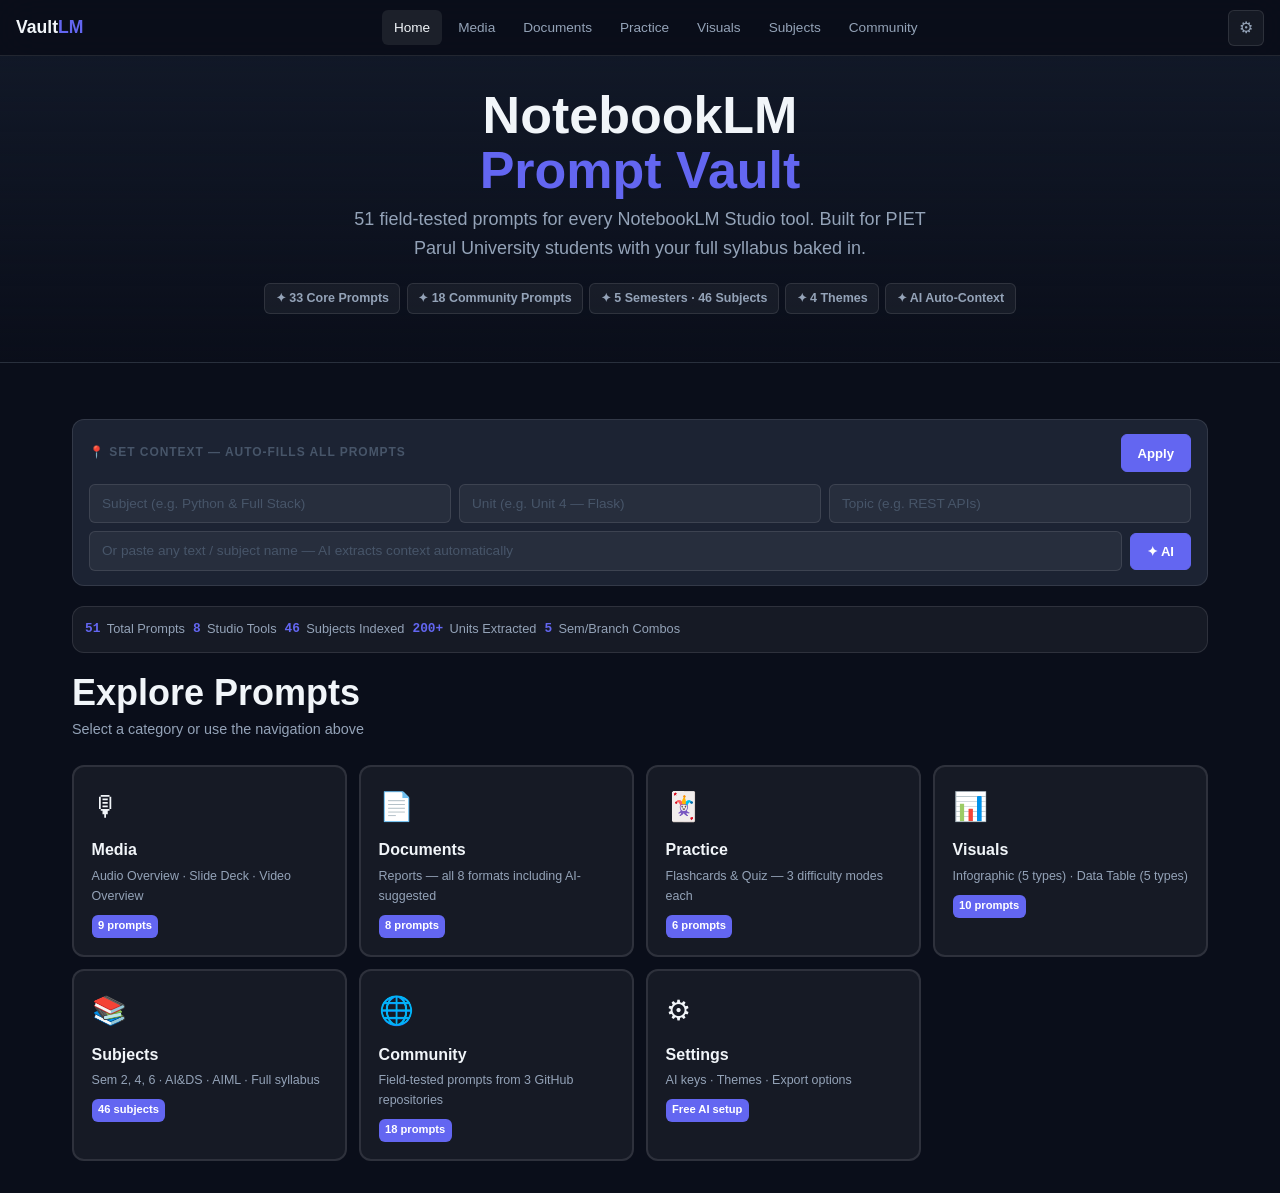
<file: index.html>
<!DOCTYPE html>
<html lang="en" data-theme="glass">
<head>
<meta charset="UTF-8"><meta name="viewport" content="width=device-width,initial-scale=1">
<title>VaultLM — NotebookLM Prompt Vault</title>
<link rel="stylesheet" href="css/styles.css">
</head>
<body>

<nav class="nav">
  <div class="nav-brand">Vault<span>LM</span></div>
  <div class="nav-links">
    <a href="index.html" data-page="index.html">Home</a>
    <a href="media.html" data-page="media.html">Media</a>
    <a href="documents.html" data-page="documents.html">Documents</a>
    <a href="practice.html" data-page="practice.html">Practice</a>
    <a href="visuals.html" data-page="visuals.html">Visuals</a>
    <a href="subjects.html" data-page="subjects.html">Subjects</a>
    <a href="community.html" data-page="community.html">Community</a>
  </div>
  <div class="nav-actions">
    <button class="btn-icon" id="settings-btn" title="Settings">⚙</button>
    <div class="hamburger" id="hamburger"><span></span><span></span><span></span></div>
  </div>
</nav>

<div class="drawer-overlay" id="drawer-overlay"></div>
<div class="drawer" id="drawer">
  <div class="drawer-head">Vault<span>LM</span></div>
  <nav class="drawer-nav">
    <div class="drawer-section">Main</div>
    <a href="index.html" data-page="index.html"><span class="nav-icon">🏠</span>Home</a>
    <div class="drawer-section">Prompts</div>
    <a href="media.html" data-page="media.html"><span class="nav-icon">🎙</span>Media</a>
    <a href="documents.html" data-page="documents.html"><span class="nav-icon">📄</span>Documents</a>
    <a href="practice.html" data-page="practice.html"><span class="nav-icon">🃏</span>Practice</a>
    <a href="visuals.html" data-page="visuals.html"><span class="nav-icon">📊</span>Visuals</a>
    <div class="drawer-section">Resources</div>
    <a href="subjects.html" data-page="subjects.html"><span class="nav-icon">📚</span>Subjects</a>
    <a href="community.html" data-page="community.html"><span class="nav-icon">🌐</span>Community</a>
  </nav>
</div>

<div class="hero">
  <div class="main" style="padding-top:0;padding-bottom:0">
    <div class="hero-title">NotebookLM<br><span class="accent">Prompt Vault</span></div>
    <div class="hero-sub">51 field-tested prompts for every NotebookLM Studio tool. Built for PIET Parul University students with your full syllabus baked in.</div>
    <div class="hero-badges">
      <span class="h-badge">✦ 33 Core Prompts</span>
      <span class="h-badge">✦ 18 Community Prompts</span>
      <span class="h-badge">✦ 5 Semesters · 46 Subjects</span>
      <span class="h-badge">✦ 4 Themes</span>
      <span class="h-badge">✦ AI Auto-Context</span>
    </div>
  </div>
</div>

<div class="main">

  <!-- CONTEXT BAR -->
  <div class="ctx-bar">
    <div class="ctx-bar-head">
      <span class="ctx-label">📍 Set Context — auto-fills all prompts</span>
      <button class="btn btn-primary" id="ctx-apply">Apply</button>
    </div>
    <div class="ctx-inputs">
      <input class="ctx-input" data-ctx="subject" placeholder="Subject (e.g. Python & Full Stack)">
      <input class="ctx-input" data-ctx="unit" placeholder="Unit (e.g. Unit 4 — Flask)">
      <input class="ctx-input" data-ctx="topic" placeholder="Topic (e.g. REST APIs)">
    </div>
    <div class="ctx-ai-row">
      <input class="ctx-ai-input" id="ctx-ai-input" placeholder="Or paste any text / subject name — AI extracts context automatically">
      <button class="btn btn-primary" id="ctx-ai">✦ AI</button>
    </div>
  </div>

  <!-- STAT BAR -->
  <div class="stat-bar">
    <div class="stat-item"><span class="stat-num">51</span> Total Prompts</div>
    <div class="stat-item"><span class="stat-num">8</span> Studio Tools</div>
    <div class="stat-item"><span class="stat-num">46</span> Subjects Indexed</div>
    <div class="stat-item"><span class="stat-num">200+</span> Units Extracted</div>
    <div class="stat-item"><span class="stat-num">5</span> Sem/Branch Combos</div>
  </div>

  <!-- GROUP CARDS -->
  <div class="page-head">
    <div class="page-title">Explore Prompts</div>
    <div class="page-sub">Select a category or use the navigation above</div>
  </div>

  <div class="group-grid">
    <a class="group-card" href="media.html">
      <div class="group-icon">🎙</div>
      <div class="group-name">Media</div>
      <div class="group-desc">Audio Overview · Slide Deck · Video Overview</div>
      <span class="group-count">9 prompts</span>
    </a>
    <a class="group-card" href="documents.html">
      <div class="group-icon">📄</div>
      <div class="group-name">Documents</div>
      <div class="group-desc">Reports — all 8 formats including AI-suggested</div>
      <span class="group-count">8 prompts</span>
    </a>
    <a class="group-card" href="practice.html">
      <div class="group-icon">🃏</div>
      <div class="group-name">Practice</div>
      <div class="group-desc">Flashcards & Quiz — 3 difficulty modes each</div>
      <span class="group-count">6 prompts</span>
    </a>
    <a class="group-card" href="visuals.html">
      <div class="group-icon">📊</div>
      <div class="group-name">Visuals</div>
      <div class="group-desc">Infographic (5 types) · Data Table (5 types)</div>
      <span class="group-count">10 prompts</span>
    </a>
    <a class="group-card" href="subjects.html">
      <div class="group-icon">📚</div>
      <div class="group-name">Subjects</div>
      <div class="group-desc">Sem 2, 4, 6 · AI&DS · AIML · Full syllabus</div>
      <span class="group-count">46 subjects</span>
    </a>
    <a class="group-card" href="community.html">
      <div class="group-icon">🌐</div>
      <div class="group-name">Community</div>
      <div class="group-desc">Field-tested prompts from 3 GitHub repositories</div>
      <span class="group-count">18 prompts</span>
    </a>
    <a class="group-card" href="#" onclick="document.getElementById('settings-btn').click();return false;">
      <div class="group-icon">⚙</div>
      <div class="group-name">Settings</div>
      <div class="group-desc">AI keys · Themes · Export options</div>
      <span class="group-count">Free AI setup</span>
    </a>
  </div>


</div>

<!-- SETTINGS MODAL -->
<div class="modal-overlay" id="settings-overlay">
  <div class="modal">
    <div class="modal-head">
      <div class="modal-title">⚙ Settings</div>
      <button class="btn-icon" id="settings-close">✕</button>
    </div>
    <div class="modal-body">
      <div class="field"><label>Theme</label>
        <div class="theme-grid">
          <button class="theme-btn" data-theme="glass">◈ Glass</button>
          <button class="theme-btn" data-theme="editorial">◻ Editorial</button>
          <button class="theme-btn" data-theme="terminal">▸ Terminal</button>
          <button class="theme-btn" data-theme="blocks">◼ Blocks</button>
        </div>
      </div>
      <div class="field"><label>AI Provider</label>
        <div class="provider-tabs">
          <button class="p-tab active" data-provider="groq">Groq (Recommended)</button>
          <button class="p-tab" data-provider="gemini">Gemini</button>
        </div>
        <div id="panel-groq" class="provider-panel">
          <p style="font-size:.8rem;color:var(--text2);margin-bottom:.5rem">Free at <strong>console.groq.com</strong> — no credit card. Model: llama-3.1-8b-instant</p>
          <input id="groq-key" class="ctx-input" type="password" placeholder="gsk_…" style="width:100%;margin-bottom:.5rem">
          <button class="btn btn-primary" id="save-groq">Save Groq Key</button>
        </div>
        <div id="panel-gemini" class="provider-panel" style="display:none">
          <p style="font-size:.8rem;color:var(--text2);margin-bottom:.5rem">Free at <strong>aistudio.google.com/apikey</strong>. Model: gemini-1.5-flash</p>
          <input id="gemini-key" class="ctx-input" type="password" placeholder="AIza…" style="width:100%;margin-bottom:.5rem">
          <button class="btn btn-primary" id="save-gemini">Save Gemini Key</button>
        </div>
      </div>
      <div class="field"><label>About</label>
        <p style="font-size:.82rem;color:var(--text2);line-height:1.6">
          Built by <strong>Yashwanth</strong> · B.Tech AI & DS, Sem 4 · PIET Parul University<br>
          API keys stored locally in your browser only — never sent anywhere except the AI provider you choose.<br>
          <a href="https://github.com/Yash-1505" target="_blank" style="color:var(--accent)">github.com/Yash-1505</a>
        </p>
      </div>
    </div>
  </div>
</div>

<script src="js/app.js"></script>
<script src="js/prompts.js"></script>
<script src="js/curricula.js"></script>
<script src="js/community.js"></script>
</body>
</html>
</file>
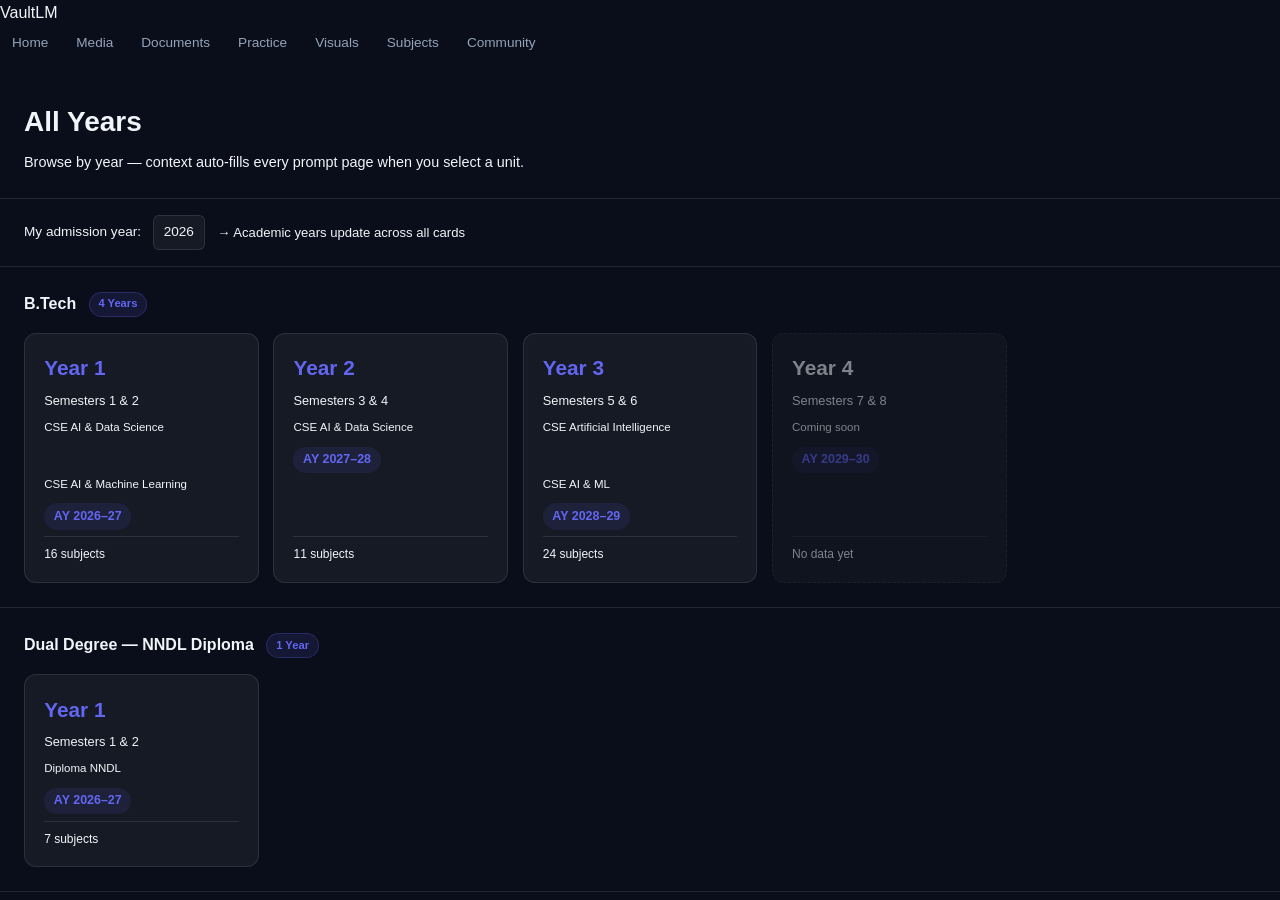
<file: years.html>
<!DOCTYPE html>
<html lang="en">
<head>
  <meta charset="UTF-8" />
  <meta name="viewport" content="width=device-width, initial-scale=1.0" />
  <title>All Years — VaultLM</title>
  <link rel="stylesheet" href="css/styles.css" />
  <style>
    .hub-hero { padding:2.5rem 1.5rem 1.5rem; border-bottom:1px solid var(--border); }
    .hub-hero h1 { font-size:1.75rem; font-weight:700; margin:0 0 .35rem; }
    .hub-hero p  { color:var(--muted); font-size:.9rem; }

    .batch-bar { display:flex; align-items:center; gap:.75rem; padding:1rem 1.5rem; border-bottom:1px solid var(--border); flex-wrap:wrap; }
    .batch-bar label { font-size:.85rem; color:var(--muted); }
    .batch-bar select { padding:.35rem .6rem; border:1px solid var(--border); border-radius:6px; background:var(--surface); color:var(--text); font-size:.85rem; cursor:pointer; }

    .program-section { padding:1.5rem; border-bottom:1px solid var(--border); }
    .prog-title { font-size:1rem; font-weight:700; margin:0 0 1rem; }
    .prog-badge { display:inline-block; margin-left:.5rem; font-size:.7rem; padding:.15rem .55rem; border-radius:20px; background:color-mix(in srgb,var(--accent) 12%,transparent); color:var(--accent); border:1px solid color-mix(in srgb,var(--accent) 25%,transparent); font-weight:600; vertical-align:middle; }

    .years-grid { display:grid; grid-template-columns:repeat(auto-fill,minmax(220px,1fr)); gap:.9rem; }
    .year-card { border:1px solid var(--border); border-radius:12px; padding:1.1rem 1.2rem; background:var(--surface); text-decoration:none; color:var(--text); display:flex; flex-direction:column; gap:.4rem; transition:border-color .18s,box-shadow .18s; }
    .year-card:hover { border-color:var(--accent); box-shadow:0 0 0 2px color-mix(in srgb,var(--accent) 15%,transparent); text-decoration:none; }
    .year-card .yr-num { font-size:1.3rem; font-weight:800; color:var(--accent); }
    .year-card .yr-sems { font-size:.8rem; color:var(--muted); }
    .year-card .yr-ay { font-size:.78rem; background:color-mix(in srgb,var(--accent) 10%,transparent); color:var(--accent); border-radius:20px; padding:.2rem .6rem; align-self:flex-start; font-weight:600; margin-top:.25rem; }
    .year-card .yr-count { font-size:.75rem; color:var(--muted); margin-top:auto; padding-top:.5rem; border-top:1px solid var(--border); }
    .year-card.placeholder { opacity:.5; pointer-events:none; border-style:dashed; }
    .year-card.placeholder .yr-num { color:var(--muted); }
  </style>
</head>
<body>
  <nav class="topnav">
    <a class="brand" href="index.html">VaultLM</a>
    <div class="nav-links">
      <a href="index.html" data-page="index.html">Home</a>
      <a href="media.html" data-page="media.html">Media</a>
      <a href="documents.html" data-page="documents.html">Documents</a>
      <a href="practice.html" data-page="practice.html">Practice</a>
      <a href="visuals.html" data-page="visuals.html">Visuals</a>
      <a href="subjects.html" data-page="subjects.html">Subjects</a>
      <a href="community.html" data-page="community.html">Community</a>
    </div>
    <button id="hamburger" class="hamburger" aria-label="Menu">
      <span></span><span></span><span></span>
    </button>
  </nav>
  <div id="drawer-overlay" class="drawer-overlay"></div>
  <aside id="drawer" class="drawer">
    <div class="drawer-brand">VaultLM</div>
    <nav class="drawer-nav">
      <div class="drawer-section">Main</div>
      <a href="index.html">🏠 Home</a>
      <div class="drawer-section">Prompts</div>
      <a href="media.html">🎙 Media</a>
      <a href="documents.html">📄 Documents</a>
      <a href="practice.html">🃏 Practice</a>
      <a href="visuals.html">📊 Visuals</a>
      <div class="drawer-section">Resources</div>
      <a href="subjects.html">📚 Subjects</a>
      <a href="community.html">🌐 Community</a>
    </nav>
  </aside>

  <header class="hub-hero">
    <h1>All Years</h1>
    <p>Browse by year — context auto-fills every prompt page when you select a unit.</p>
  </header>

  <!-- Batch picker — shared across year pages via localStorage -->
  <div class="batch-bar">
    <label for="batch-select">My admission year:</label>
    <select id="batch-select"></select>
    <span style="font-size:.82rem;color:var(--muted)">→ Academic years update across all cards</span>
  </div>

  <!-- B.Tech section -->
  <section class="program-section">
    <p class="prog-title">B.Tech <span class="prog-badge">4 Years</span></p>
    <div class="years-grid" id="btech-grid"></div>
  </section>

  <!-- Dual Degree section -->
  <section class="program-section">
    <p class="prog-title">Dual Degree — NNDL Diploma <span class="prog-badge">1 Year</span></p>
    <div class="years-grid" id="diploma-grid"></div>
  </section>

  <script type="module">
    // ── Curricula metadata (lightweight — no full subject data needed) ──
    const BTECH_META = [
      { year:1, sems:[1,2], courses:['CSE AI & Data Science','CSE AI & Machine Learning'], subjectCount:16, url:'years/btech/year1.html' },
      { year:2, sems:[3,4], courses:['CSE AI & Data Science'],                              subjectCount:11, url:'years/btech/year2.html' },
      { year:3, sems:[5,6], courses:['CSE Artificial Intelligence','CSE AI & ML'],          subjectCount:24, url:'years/btech/year3.html' },
      { year:4, sems:[7,8], courses:[],                                                      subjectCount:0,  url:'years/btech/year4.html', placeholder:true },
    ];
    const DIPLOMA_META = [
      { year:1, sems:[1,2], courses:["Diploma NNDL"], subjectCount:7, url:"years/dual-degree/year1.html" },
    ];

    let batchYear = parseInt(localStorage.getItem('vault-batch-year') || new Date().getFullYear());

    const batchSel = document.getElementById('batch-select');
    const cy = new Date().getFullYear();
    for (let y = cy - 4; y <= cy + 2; y++) {
      const opt = document.createElement('option');
      opt.value = y; opt.textContent = y;
      if (y === batchYear) opt.selected = true;
      batchSel.appendChild(opt);
    }

    function ay(year, isBtech = true) {
      // For btech: year 1 starts at batchYear
      const start = batchYear + (year - 1);
      return `AY ${start}–${String(start + 1).slice(-2)}`;
    }

    function buildCard(meta, isBtech) {
      const cls = meta.placeholder ? 'year-card placeholder' : 'year-card';
      const ayStr = ay(meta.year);
      const semStr = meta.sems.length === 1
        ? `Semester ${meta.sems[0]}`
        : `Semesters ${meta.sems[0]} & ${meta.sems[1]}`;
      const courseLine = meta.courses.length
        ? meta.courses.map(c => `<span style="font-size:.72rem;color:var(--muted)">${c}</span>`).join('<br>')
        : '<span style="font-size:.72rem;color:var(--muted)">Coming soon</span>';
      const countLine = meta.subjectCount ? `${meta.subjectCount} subjects` : 'No data yet';

      return `<a href="${meta.url}" class="${cls}">
        <div class="yr-num">Year ${meta.year}</div>
        <div class="yr-sems">${semStr}</div>
        ${courseLine}
        <span class="yr-ay">${ayStr}</span>
        <div class="yr-count">${countLine}</div>
      </a>`;
    }

    function render() {
      document.getElementById('btech-grid').innerHTML   = BTECH_META.map(m => buildCard(m, true)).join('');
      document.getElementById('diploma-grid').innerHTML = DIPLOMA_META.map(m => buildCard(m, false)).join('');
    }

    batchSel.addEventListener('change', () => {
      batchYear = parseInt(batchSel.value);
      localStorage.setItem('vault-batch-year', batchYear);
      render();
    });

    render();
  </script>
  <script src="js/app.js"></script>
</body>
</html>
</file>
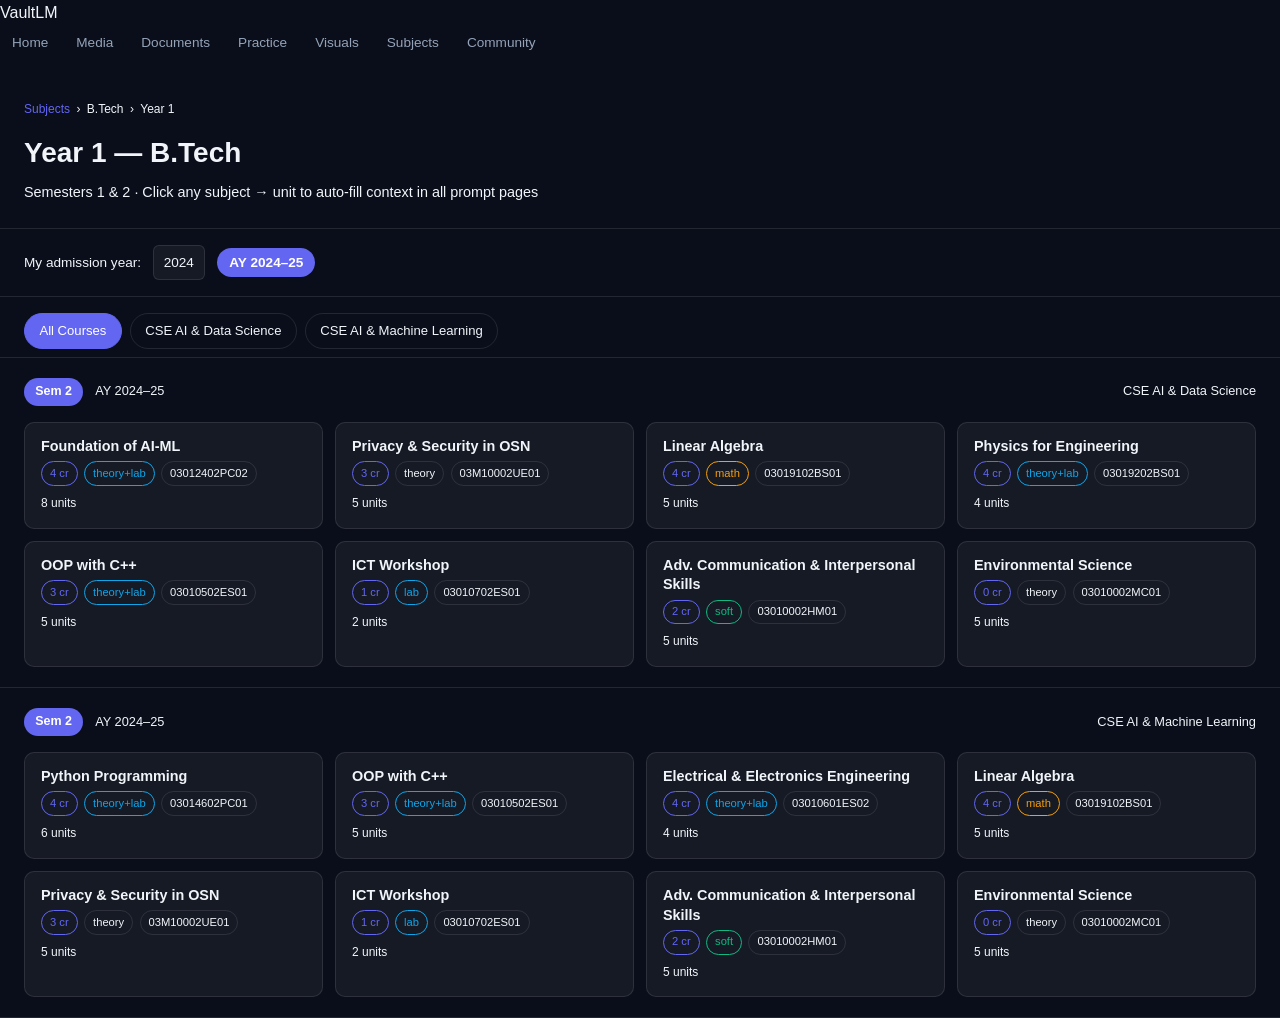
<file: years/btech/year1.html>
<!DOCTYPE html>
<html lang="en">
<head>
  <meta charset="UTF-8" />
  <meta name="viewport" content="width=device-width, initial-scale=1.0" />
  <title>Year 1 — B.Tech · VaultLM</title>
  <link rel="stylesheet" href="../../css/styles.css" />
  <style>
    /* ── Year page specific ── */
    .yr-hero {
      padding: 2.5rem 1.5rem 1.5rem;
      border-bottom: 1px solid var(--border);
    }
    .yr-breadcrumb {
      font-size: .75rem;
      color: var(--muted);
      margin-bottom: .75rem;
      display: flex;
      align-items: center;
      gap: .4rem;
    }
    .yr-breadcrumb a { color: var(--accent); text-decoration: none; }
    .yr-title {
      font-size: 1.75rem;
      font-weight: 700;
      margin: 0 0 .3rem;
    }
    .yr-subtitle { color: var(--muted); font-size: .9rem; }

    /* Batch picker */
    .batch-bar {
      display: flex;
      align-items: center;
      gap: .75rem;
      padding: 1rem 1.5rem;
      border-bottom: 1px solid var(--border);
      flex-wrap: wrap;
    }
    .batch-bar label { font-size: .85rem; color: var(--muted); white-space: nowrap; }
    .batch-bar select {
      padding: .35rem .6rem;
      border: 1px solid var(--border);
      border-radius: 6px;
      background: var(--surface);
      color: var(--text);
      font-size: .85rem;
      cursor: pointer;
    }
    .ay-display {
      font-size: .85rem;
      background: var(--accent);
      color: #fff;
      border-radius: 20px;
      padding: .25rem .75rem;
      font-weight: 600;
    }

    /* Course tabs */
    .course-tabs {
      display: flex;
      gap: .5rem;
      padding: 1rem 1.5rem .5rem;
      flex-wrap: wrap;
      border-bottom: 1px solid var(--border);
    }
    .c-tab {
      padding: .4rem .9rem;
      border-radius: 20px;
      border: 1px solid var(--border);
      background: transparent;
      color: var(--muted);
      font-size: .82rem;
      cursor: pointer;
      transition: all .18s;
    }
    .c-tab.active, .c-tab:hover {
      background: var(--accent);
      color: #fff;
      border-color: var(--accent);
    }

    /* Semester grid */
    .sem-section {
      padding: 1.25rem 1.5rem;
      border-bottom: 1px solid var(--border);
    }
    .sem-header {
      display: flex;
      align-items: center;
      gap: .75rem;
      margin-bottom: 1rem;
    }
    .sem-pill {
      background: var(--accent);
      color: #fff;
      padding: .25rem .7rem;
      border-radius: 20px;
      font-size: .78rem;
      font-weight: 700;
    }
    .sem-ay {
      font-size: .8rem;
      color: var(--muted);
    }
    .sem-branch {
      font-size: .8rem;
      color: var(--muted);
      margin-left: auto;
    }

    /* Subject grid */
    .subject-grid {
      display: grid;
      grid-template-columns: repeat(auto-fill, minmax(260px, 1fr));
      gap: .75rem;
    }
    .subject-card {
      border: 1px solid var(--border);
      border-radius: 10px;
      padding: .9rem 1rem;
      background: var(--surface);
      cursor: pointer;
      transition: border-color .18s, box-shadow .18s;
    }
    .subject-card:hover {
      border-color: var(--accent);
      box-shadow: 0 0 0 2px color-mix(in srgb, var(--accent) 15%, transparent);
    }
    .subj-name {
      font-weight: 600;
      font-size: .9rem;
      margin-bottom: .3rem;
      line-height: 1.35;
    }
    .subj-meta {
      display: flex;
      gap: .4rem;
      flex-wrap: wrap;
      margin-bottom: .5rem;
    }
    .tag {
      font-size: .7rem;
      padding: .15rem .5rem;
      border-radius: 20px;
      border: 1px solid var(--border);
      color: var(--muted);
    }
    .tag.cr { border-color: #6366f1; color: #6366f1; }
    .tag.lab { border-color: #0ea5e9; color: #0ea5e9; }
    .tag.math { border-color: #f59e0b; color: #f59e0b; }
    .tag.soft { border-color: #10b981; color: #10b981; }
    .subj-units {
      font-size: .75rem;
      color: var(--muted);
    }

    /* Unit dropdown (expands on card click) */
    .unit-list {
      display: none;
      margin-top: .6rem;
      border-top: 1px solid var(--border);
      padding-top: .6rem;
    }
    .subject-card.expanded .unit-list { display: block; }
    .unit-item {
      font-size: .75rem;
      padding: .3rem .4rem;
      border-radius: 5px;
      margin-bottom: .25rem;
      cursor: pointer;
      color: var(--text);
      transition: background .15s;
      line-height: 1.4;
    }
    .unit-item:hover { background: color-mix(in srgb, var(--accent) 10%, transparent); color: var(--accent); }

    /* Apply banner */
    .apply-bar {
      display: none;
      align-items: center;
      gap: .75rem;
      padding: .9rem 1.5rem;
      background: color-mix(in srgb, var(--accent) 8%, transparent);
      border-top: 1px solid color-mix(in srgb, var(--accent) 20%, transparent);
      position: sticky;
      bottom: 0;
      flex-wrap: wrap;
    }
    .apply-bar.visible { display: flex; }
    .apply-bar .sel-info { font-size: .85rem; flex: 1; }
    .apply-bar .sel-info strong { color: var(--accent); }
    .apply-links { display: flex; gap: .5rem; flex-wrap: wrap; }
    .apply-links a {
      padding: .4rem .85rem;
      border-radius: 6px;
      background: var(--accent);
      color: #fff;
      text-decoration: none;
      font-size: .8rem;
      font-weight: 600;
      white-space: nowrap;
    }
    .apply-links a:hover { opacity: .88; }

    /* Empty state */
    .yr-empty {
      padding: 3rem 1.5rem;
      text-align: center;
      color: var(--muted);
    }
  </style>
</head>
<body>
  <!-- ── NAV ── -->
  <nav class="topnav">
    <a class="brand" href="../../index.html">VaultLM</a>
    <div class="nav-links">
      <a href="../../index.html" data-page="index.html">Home</a>
      <a href="../../media.html" data-page="media.html">Media</a>
      <a href="../../documents.html" data-page="documents.html">Documents</a>
      <a href="../../practice.html" data-page="practice.html">Practice</a>
      <a href="../../visuals.html" data-page="visuals.html">Visuals</a>
      <a href="../../subjects.html" data-page="subjects.html">Subjects</a>
      <a href="../../community.html" data-page="community.html">Community</a>
    </div>
    <button id="hamburger" class="hamburger" aria-label="Menu">
      <span></span><span></span><span></span>
    </button>
  </nav>
  <div id="drawer-overlay" class="drawer-overlay"></div>
  <aside id="drawer" class="drawer">
    <div class="drawer-brand">VaultLM</div>
    <nav class="drawer-nav">
      <div class="drawer-section">Main</div>
      <a href="../../index.html" data-page="index.html">🏠 Home</a>
      <div class="drawer-section">Prompts</div>
      <a href="../../media.html" data-page="media.html">🎙 Media</a>
      <a href="../../documents.html" data-page="documents.html">📄 Documents</a>
      <a href="../../practice.html" data-page="practice.html">🃏 Practice</a>
      <a href="../../visuals.html" data-page="visuals.html">📊 Visuals</a>
      <div class="drawer-section">Resources</div>
      <a href="../../subjects.html" data-page="subjects.html">📚 Subjects</a>
      <a href="../../community.html" data-page="community.html">🌐 Community</a>
    </nav>
  </aside>

  <!-- ── HERO ── -->
  <header class="yr-hero">
    <div class="yr-breadcrumb">
      <a href="../../subjects.html">Subjects</a>
      <span>›</span>
      <span>B.Tech</span>
      <span>›</span>
      <span>Year 1</span>
    </div>
    <h1 class="yr-title">Year 1 — B.Tech</h1>
    <p class="yr-subtitle">Semesters 1 &amp; 2 · Click any subject → unit to auto-fill context in all prompt pages</p>
  </header>

  <!-- ── BATCH PICKER ── -->
  <div class="batch-bar">
    <label for="batch-select">My admission year:</label>
    <select id="batch-select">
      <!-- populated by JS for ±5 years around current -->
    </select>
    <span class="ay-display" id="ay-label">AY —</span>
  </div>

  <!-- ── COURSE TABS ── -->
  <div class="course-tabs" id="course-tabs">
    <!-- populated by JS -->
  </div>

  <!-- ── SEMESTER SECTIONS ── -->
  <main id="sem-container"></main>

  <!-- ── APPLY BAR ── -->
  <div class="apply-bar" id="apply-bar">
    <div class="sel-info" id="sel-info">Select a unit to begin</div>
    <div class="apply-links">
      <a href="../../media.html">🎙 Media</a>
      <a href="../../documents.html">📄 Documents</a>
      <a href="../../practice.html">🃏 Practice</a>
      <a href="../../visuals.html">📊 Visuals</a>
    </div>
  </div>

  <!-- ── SCRIPTS ── -->
  <script src="../../js/curricula/btech/aids-2.js" type="module"></script>
  <script src="../../js/curricula/btech/aiml-2.js" type="module"></script>
  <script type="module">
    import { AIDS_2  } from '../../js/curricula/btech/aids-2.js';
    import { AIML_2  } from '../../js/curricula/btech/aiml-2.js';
    import { getAcademicYear } from '../../js/curricula/index.js';

    // ── Config for this year page ──────────────────────────────
    const PAGE_YEAR = 1;
    // All curricula that belong to Year 1 of B.Tech
    // sem 1 entries don't exist in our data yet (odd sems) so we list what we have
    const CURRICULA_THIS_YEAR = [AIDS_2, AIML_2];
    // Group by sem so we can render sem sections in order
    const BY_SEM = {};
    for (const c of CURRICULA_THIS_YEAR) {
      if (!BY_SEM[c.sem]) BY_SEM[c.sem] = [];
      BY_SEM[c.sem].push(c);
    }

    // ── State ─────────────────────────────────────────────────
    let activeCourse = 'all';
    let batchYear = parseInt(localStorage.getItem('vault-batch-year') || '2024');
    let selectedSubject = '';
    let selectedUnit = '';

    // ── Batch select ──────────────────────────────────────────
    const batchSel = document.getElementById('batch-select');
    const ayLabel  = document.getElementById('ay-label');
    const currentYear = new Date().getFullYear();
    for (let y = currentYear - 4; y <= currentYear + 2; y++) {
      const opt = document.createElement('option');
      opt.value = y;
      opt.textContent = y;
      if (y === batchYear) opt.selected = true;
      batchSel.appendChild(opt);
    }
    function updateAY() {
      batchYear = parseInt(batchSel.value);
      localStorage.setItem('vault-batch-year', batchYear);
      // For Year 1: AY = batchYear – batchYear+1
      const startYear = batchYear + (PAGE_YEAR - 1);
      ayLabel.textContent = `AY ${startYear}–${String(startYear + 1).slice(-2)}`;
      render();
    }
    batchSel.addEventListener('change', updateAY);
    updateAY();

    // ── Course tabs ───────────────────────────────────────────
    const tabContainer = document.getElementById('course-tabs');
    const courses = ['all', ...new Set(CURRICULA_THIS_YEAR.map(c => c.shortBranch))];
    function buildTabs() {
      tabContainer.innerHTML = courses.map(c => `
        <button class="c-tab ${c === activeCourse ? 'active' : ''}" data-course="${c}">
          ${c === 'all' ? 'All Courses' : c}
        </button>`).join('');
      tabContainer.querySelectorAll('.c-tab').forEach(btn => {
        btn.addEventListener('click', () => {
          activeCourse = btn.dataset.course;
          buildTabs();
          render();
        });
      });
    }
    buildTabs();

    // ── Render semester sections ──────────────────────────────
    function render() {
      const container = document.getElementById('sem-container');
      const sems = Object.keys(BY_SEM).sort((a, b) => a - b);
      if (!sems.length) {
        container.innerHTML = '<div class="yr-empty">No semesters found for this year.</div>';
        return;
      }

      container.innerHTML = sems.map(sem => {
        const curricula = BY_SEM[sem].filter(c =>
          activeCourse === 'all' || c.shortBranch === activeCourse
        );
        if (!curricula.length) return '';

        return curricula.map(c => {
          const startYear = batchYear + (PAGE_YEAR - 1);
          const ayStr = `AY ${startYear}–${String(startYear + 1).slice(-2)}`;
          return `
          <section class="sem-section" data-key="${c.key}">
            <div class="sem-header">
              <span class="sem-pill">Sem ${c.sem}</span>
              <span class="sem-ay">${ayStr}</span>
              <span class="sem-branch">${c.shortBranch}</span>
            </div>
            <div class="subject-grid">
              ${c.subjects.map((s, si) => `
                <div class="subject-card" id="card-${c.key}-${si}" onclick="toggleCard('${c.key}', ${si})">
                  <div class="subj-name">${s.name}</div>
                  <div class="subj-meta">
                    <span class="tag cr">${s.credits} cr</span>
                    <span class="tag ${s.type.includes('lab') ? 'lab' : s.type === 'math' ? 'math' : s.type === 'soft' ? 'soft' : ''}">${s.type}</span>
                    <span class="tag">${s.code}</span>
                  </div>
                  <div class="subj-units">${s.units.length} units</div>
                  <div class="unit-list" id="units-${c.key}-${si}">
                    ${s.units.map((u, ui) => `
                      <div class="unit-item" onclick="selectUnit(event, '${escJs(s.name)}', '${escJs(u)}')">
                        ${ui + 1}. ${u}
                      </div>`).join('')}
                  </div>
                </div>`).join('')}
            </div>
          </section>`;
        }).join('');
      }).join('');
    }

    // ── Card expand/collapse ──────────────────────────────────
    window.toggleCard = function(key, idx) {
      const card = document.getElementById(`card-${key}-${idx}`);
      card.classList.toggle('expanded');
    };

    // ── Unit select → context ─────────────────────────────────
    window.selectUnit = function(e, subjectName, unitText) {
      e.stopPropagation();
      selectedSubject = subjectName;
      selectedUnit = unitText.split(' — ')[0]; // use the short label before em-dash

      // Persist to localStorage so other pages pick it up
      localStorage.setItem('ctx-subject', selectedSubject);
      localStorage.setItem('ctx-unit',    selectedUnit);
      localStorage.setItem('ctx-topic',   '');

      // Show apply bar
      const bar  = document.getElementById('apply-bar');
      const info = document.getElementById('sel-info');
      bar.classList.add('visible');
      info.innerHTML = `<strong>${selectedSubject}</strong> · ${selectedUnit.slice(0, 60)}${selectedUnit.length > 60 ? '…' : ''}`;

      // Highlight selected
      document.querySelectorAll('.unit-item').forEach(el => el.style.fontWeight = '');
      e.currentTarget.style.fontWeight = '700';
    };

    function escJs(s) {
      return s.replace(/'/g, "\\'").replace(/"/g, '\\"');
    }
  </script>
  <script src="../../js/app.js"></script>
</body>
</html>
</file>
<file: css/styles.css>
/* ─── RESET & BASE ─────────────────────────────────────────────── */
*,*::before,*::after{box-sizing:border-box;margin:0;padding:0}
html{font-size:16px;-webkit-text-size-adjust:100%}
body{min-height:100vh;line-height:1.6;-webkit-tap-highlight-color:transparent}
img,svg{display:block;max-width:100%}
button,input,select,textarea{font:inherit;appearance:none;-webkit-appearance:none}
a{color:inherit;text-decoration:none}

/* ─── THEME VARIABLES ─────────────────────────────────────────── */

/* GLASS — dark frosted deep navy */
[data-theme="glass"]{
  --bg:#0a0e1a;--bg2:#111827;--bg3:#1c2333;
  --surface:rgba(255,255,255,0.05);--surface2:rgba(255,255,255,0.08);
  --border:rgba(255,255,255,0.1);--border2:rgba(255,255,255,0.18);
  --accent:#6366f1;--accent2:#818cf8;--accent3:#c7d2fe;
  --text:#f1f5f9;--text2:#94a3b8;--text3:#475569;
  --danger:#ef4444;--success:#22c55e;--warn:#f59e0b;
  --font-head:'Syne',sans-serif;--font-body:'DM Sans',sans-serif;--font-mono:'JetBrains Mono',monospace;
  --radius:12px;--radius-sm:6px;--radius-lg:20px;
  --shadow:0 4px 24px rgba(0,0,0,0.4);--shadow-lg:0 8px 48px rgba(0,0,0,0.6);
  --nav-blur:blur(20px);
}
/* EDITORIAL — off-white serif printed-book */
[data-theme="editorial"]{
  --bg:#faf7f2;--bg2:#f0ebe3;--bg3:#e8e2d8;
  --surface:rgba(0,0,0,0.03);--surface2:rgba(0,0,0,0.06);
  --border:rgba(0,0,0,0.12);--border2:rgba(0,0,0,0.2);
  --accent:#1a1a2e;--accent2:#16213e;--accent3:#e63946;
  --text:#1a1a1a;--text2:#4a4a4a;--text3:#8a8a8a;
  --danger:#c0392b;--success:#27ae60;--warn:#e67e22;
  --font-head:'Playfair Display',serif;--font-body:'Source Serif 4',serif;--font-mono:'JetBrains Mono',monospace;
  --radius:4px;--radius-sm:2px;--radius-lg:8px;
  --shadow:0 2px 12px rgba(0,0,0,0.08);--shadow-lg:0 4px 32px rgba(0,0,0,0.14);
  --nav-blur:blur(12px);
}
/* TERMINAL — black green-on-black hacker */
[data-theme="terminal"]{
  --bg:#000;--bg2:#0a0a0a;--bg3:#111;
  --surface:rgba(0,255,65,0.04);--surface2:rgba(0,255,65,0.08);
  --border:rgba(0,255,65,0.15);--border2:rgba(0,255,65,0.3);
  --accent:#00ff41;--accent2:#39ff14;--accent3:#7fff00;
  --text:#00ff41;--text2:#33ff66;--text3:#1a6b2a;
  --danger:#ff2d2d;--success:#00ff41;--warn:#ffdd00;
  --font-head:'JetBrains Mono',monospace;--font-body:'JetBrains Mono',monospace;--font-mono:'JetBrains Mono',monospace;
  --radius:0px;--radius-sm:0px;--radius-lg:0px;
  --shadow:0 0 20px rgba(0,255,65,0.15);--shadow-lg:0 0 40px rgba(0,255,65,0.25);
  --nav-blur:none;
}
/* BLOCKS — white bold borders brutalist */
[data-theme="blocks"]{
  --bg:#ffffff;--bg2:#f5f5f5;--bg3:#ebebeb;
  --surface:rgba(0,0,0,0.04);--surface2:rgba(0,0,0,0.08);
  --border:#000;--border2:#000;
  --accent:#000;--accent2:#333;--accent3:#ff3c00;
  --text:#000;--text2:#333;--text3:#666;
  --danger:#ff3c00;--success:#00c853;--warn:#ffd600;
  --font-head:'Syne',sans-serif;--font-body:'DM Sans',sans-serif;--font-mono:'JetBrains Mono',monospace;
  --radius:0px;--radius-sm:0px;--radius-lg:0px;
  --shadow:4px 4px 0 #000;--shadow-lg:8px 8px 0 #000;
  --nav-blur:none;
}

/* ─── FONTS ───────────────────────────────────────────────────── */
@import url('https://fonts.googleapis.com/css2?family=Syne:wght@400;600;700;800&family=DM+Sans:wght@300;400;500;600&family=JetBrains+Mono:wght@400;500;700&family=Playfair+Display:wght@400;600;700;900&family=Source+Serif+4:wght@300;400;600&display=swap');

/* ─── BODY ─────────────────────────────────────────────────────── */
body{
  background:var(--bg);color:var(--text);
  font-family:var(--font-body);
  transition:background .3s,color .3s;
}

/* ─── NAV ──────────────────────────────────────────────────────── */
.nav{
  position:sticky;top:0;z-index:100;
  background:var(--bg2);
  backdrop-filter:var(--nav-blur);
  border-bottom:1px solid var(--border);
  padding:0 1rem;height:56px;
  display:flex;align-items:center;justify-content:space-between;
  gap:1rem;
}
.nav-brand{
  font-family:var(--font-head);font-weight:800;font-size:1.1rem;
  color:var(--text);white-space:nowrap;
}
.nav-brand span{color:var(--accent)}
.nav-links{display:none;gap:0.25rem}
.nav-links a{
  padding:0.4rem 0.75rem;border-radius:var(--radius-sm);
  font-size:0.85rem;font-weight:500;color:var(--text2);
  transition:background .2s,color .2s;
}
.nav-links a:hover,.nav-links a.active{background:var(--surface2);color:var(--text)}
.nav-actions{display:flex;align-items:center;gap:0.5rem}
.btn-icon{
  width:36px;height:36px;border-radius:var(--radius-sm);
  border:1px solid var(--border);background:var(--surface);
  color:var(--text2);cursor:pointer;
  display:flex;align-items:center;justify-content:center;
  font-size:1rem;transition:background .2s,color .2s;
}
.btn-icon:hover{background:var(--surface2);color:var(--text)}
.hamburger{display:flex;flex-direction:column;gap:5px;cursor:pointer;padding:8px}
.hamburger span{width:22px;height:2px;background:var(--text);transition:.3s;border-radius:2px}
.hamburger.open span:nth-child(1){transform:rotate(45deg) translate(5px,5px)}
.hamburger.open span:nth-child(2){opacity:0}
.hamburger.open span:nth-child(3){transform:rotate(-45deg) translate(5px,-5px)}

/* ─── DRAWER NAV ───────────────────────────────────────────────── */
.drawer-overlay{
  position:fixed;inset:0;z-index:200;
  background:rgba(0,0,0,0.5);
  opacity:0;pointer-events:none;transition:opacity .3s;
}
.drawer-overlay.open{opacity:1;pointer-events:all}
.drawer{
  position:fixed;top:0;left:0;bottom:0;width:280px;z-index:201;
  background:var(--bg2);border-right:1px solid var(--border);
  transform:translateX(-100%);transition:transform .3s cubic-bezier(.4,0,.2,1);
  display:flex;flex-direction:column;overflow-y:auto;
}
.drawer.open{transform:translateX(0)}
.drawer-head{
  padding:1.25rem 1.25rem 1rem;
  border-bottom:1px solid var(--border);
  font-family:var(--font-head);font-weight:800;font-size:1.2rem;
}
.drawer-head span{color:var(--accent)}
.drawer-nav{padding:0.75rem 0}
.drawer-nav a{
  display:flex;align-items:center;gap:0.75rem;
  padding:0.75rem 1.25rem;font-size:0.95rem;font-weight:500;
  color:var(--text2);transition:background .2s,color .2s;
}
.drawer-nav a:hover,.drawer-nav a.active{background:var(--surface2);color:var(--text)}
.drawer-nav a .nav-icon{font-size:1.1rem;width:1.5rem;text-align:center}
.drawer-section{
  padding:0.5rem 1.25rem 0.25rem;
  font-size:0.7rem;font-weight:700;letter-spacing:.1em;
  text-transform:uppercase;color:var(--text3);
}

/* ─── LAYOUT ───────────────────────────────────────────────────── */
.main{padding:1.25rem;max-width:1200px;margin:0 auto}
.page-head{margin-bottom:1.5rem}
.page-title{
  font-family:var(--font-head);font-weight:800;
  font-size:clamp(22px,6vw,36px);line-height:1.1;
  margin-bottom:0.35rem;
}
.page-sub{color:var(--text2);font-size:0.9rem}

/* ─── CARDS ────────────────────────────────────────────────────── */
.card{
  background:var(--surface);border:1px solid var(--border);
  border-radius:var(--radius);padding:1rem;
  transition:border-color .2s,box-shadow .2s;
}
.card:hover{border-color:var(--border2);box-shadow:var(--shadow)}

/* ─── STAT BAR ─────────────────────────────────────────────────── */
.stat-bar{
  display:flex;flex-wrap:wrap;gap:0.5rem;
  padding:0.75rem;background:var(--surface);
  border:1px solid var(--border);border-radius:var(--radius);
  margin-bottom:1.25rem;
}
.stat-item{
  display:flex;align-items:center;gap:0.4rem;
  font-size:0.8rem;color:var(--text2);
}
.stat-num{font-weight:700;color:var(--accent);font-family:var(--font-mono)}

/* ─── FILTER TABS ──────────────────────────────────────────────── */
.filter-row{
  display:flex;gap:0.4rem;margin-bottom:1rem;
  overflow-x:auto;scrollbar-width:none;-webkit-overflow-scrolling:touch;
  padding-bottom:2px;
}
.filter-row::-webkit-scrollbar{display:none}
.chip{
  padding:0.35rem 0.75rem;border-radius:var(--radius-sm);
  border:1px solid var(--border);background:var(--surface);
  font-size:0.8rem;font-weight:600;color:var(--text2);
  cursor:pointer;white-space:nowrap;transition:all .2s;
  min-height:36px;display:flex;align-items:center;
}
.chip:hover,.chip.active{background:var(--accent);color:#fff;border-color:var(--accent)}
[data-theme="terminal"] .chip:hover,[data-theme="terminal"] .chip.active{color:#000}
[data-theme="blocks"] .chip:hover,[data-theme="blocks"] .chip.active{color:#fff;background:#000}

/* ─── SEARCH BAR ───────────────────────────────────────────────── */
.search-wrap{position:relative;margin-bottom:1rem}
.search-input{
  width:100%;padding:0.65rem 1rem 0.65rem 2.5rem;
  background:var(--surface);border:1px solid var(--border);
  border-radius:var(--radius-sm);color:var(--text);font-size:0.9rem;
  transition:border-color .2s,box-shadow .2s;
}
.search-input:focus{outline:none;border-color:var(--accent);box-shadow:0 0 0 3px rgba(99,102,241,0.15)}
.search-icon{
  position:absolute;left:0.75rem;top:50%;transform:translateY(-50%);
  color:var(--text3);font-size:0.9rem;pointer-events:none;
}

/* ─── PROMPT GRID ──────────────────────────────────────────────── */
.prompt-grid{display:grid;gap:0.75rem;grid-template-columns:1fr}
.prompt-card{
  background:var(--surface);border:1px solid var(--border);
  border-radius:var(--radius);padding:1rem;
  position:relative;transition:border-color .2s,box-shadow .2s;
}
.prompt-card:hover{border-color:var(--border2);box-shadow:var(--shadow)}
.prompt-meta{display:flex;align-items:center;gap:0.5rem;margin-bottom:0.5rem;flex-wrap:wrap}
.badge{
  padding:0.2rem 0.5rem;border-radius:var(--radius-sm);
  font-size:0.7rem;font-weight:700;letter-spacing:.04em;text-transform:uppercase;
}
.badge-tool{background:var(--accent);color:#fff}
[data-theme="terminal"] .badge-tool{color:#000}
.badge-fmt{background:var(--surface2);color:var(--text2);border:1px solid var(--border)}
.prompt-title{font-family:var(--font-head);font-weight:700;font-size:1rem;margin-bottom:0.4rem}
.prompt-tip{font-size:0.8rem;color:var(--text2);margin-bottom:0.75rem}
.prompt-text{
  font-family:var(--font-mono);font-size:0.78rem;
  background:var(--bg3);border:1px solid var(--border);
  border-radius:var(--radius-sm);padding:0.75rem;
  color:var(--text);line-height:1.5;
  white-space:pre-wrap;word-break:break-word;
}
.prompt-text .ph{color:var(--accent2);font-weight:700}
.prompt-actions{display:flex;gap:0.5rem;margin-top:0.75rem;flex-wrap:wrap}
.btn{
  padding:0.45rem 1rem;border-radius:var(--radius-sm);
  border:1px solid var(--border);background:var(--surface);
  color:var(--text2);font-size:0.82rem;font-weight:600;
  cursor:pointer;transition:all .2s;min-height:36px;
  display:inline-flex;align-items:center;gap:0.4rem;
}
.btn:hover{background:var(--surface2);color:var(--text)}
.btn-primary{background:var(--accent);color:#fff;border-color:var(--accent)}
.btn-primary:hover{opacity:.88}
[data-theme="terminal"] .btn-primary{color:#000}
[data-theme="blocks"] .btn-primary{background:#000;border-color:#000;color:#fff}
.btn.copied{background:var(--success);color:#fff;border-color:var(--success)}
.settings-chips{display:flex;gap:0.4rem;flex-wrap:wrap;margin-top:0.5rem}
.s-chip{
  padding:0.15rem 0.5rem;font-size:0.7rem;
  border:1px solid var(--border);border-radius:var(--radius-sm);
  color:var(--text3);font-family:var(--font-mono);
}

/* ─── CONTEXT BAR ──────────────────────────────────────────────── */
.ctx-bar{
  background:var(--bg3);border:1px solid var(--border);
  border-radius:var(--radius);padding:0.875rem 1rem;
  margin-bottom:1.25rem;
}
.ctx-bar-head{
  display:flex;align-items:center;justify-content:space-between;
  gap:1rem;margin-bottom:0.75rem;flex-wrap:wrap;
}
.ctx-label{font-size:0.75rem;font-weight:700;text-transform:uppercase;letter-spacing:.08em;color:var(--text3)}
.ctx-inputs{display:grid;gap:0.5rem;grid-template-columns:1fr 1fr}
.ctx-input{
  padding:0.5rem 0.75rem;background:var(--surface);
  border:1px solid var(--border);border-radius:var(--radius-sm);
  color:var(--text);font-size:0.85rem;
}
.ctx-input:focus{outline:none;border-color:var(--accent)}
.ctx-input::placeholder{color:var(--text3)}
.ctx-ai-row{display:flex;gap:0.5rem;margin-top:0.5rem;align-items:center}
.ctx-ai-input{
  flex:1;padding:0.5rem 0.75rem;background:var(--surface);
  border:1px solid var(--border);border-radius:var(--radius-sm);
  color:var(--text);font-size:0.85rem;
}
.ctx-ai-input:focus{outline:none;border-color:var(--accent)}
.ctx-ai-input::placeholder{color:var(--text3)}

/* ─── THEME SWITCHER ───────────────────────────────────────────── */
.theme-grid{
  display:grid;grid-template-columns:repeat(4,1fr);gap:0.4rem;
  padding:0.75rem;
}
.theme-btn{
  padding:0.5rem 0.25rem;border-radius:var(--radius-sm);
  border:2px solid var(--border);background:var(--surface);
  color:var(--text2);font-size:0.75rem;font-weight:700;
  cursor:pointer;text-align:center;transition:all .2s;
}
.theme-btn:hover,.theme-btn.active{border-color:var(--accent);color:var(--accent)}

/* ─── SETTINGS MODAL ───────────────────────────────────────────── */
.modal-overlay{
  position:fixed;inset:0;z-index:300;
  background:rgba(0,0,0,0.6);
  display:flex;align-items:flex-end;justify-content:center;
  opacity:0;pointer-events:none;transition:opacity .3s;
}
.modal-overlay.open{opacity:1;pointer-events:all}
.modal{
  width:100%;max-width:540px;max-height:90vh;
  background:var(--bg2);border-radius:var(--radius-lg) var(--radius-lg) 0 0;
  border:1px solid var(--border);overflow-y:auto;
  transform:translateY(100%);transition:transform .3s cubic-bezier(.4,0,.2,1);
}
.modal-overlay.open .modal{transform:translateY(0)}
.modal-head{
  display:flex;align-items:center;justify-content:space-between;
  padding:1.25rem 1.25rem 0;
}
.modal-title{font-family:var(--font-head);font-weight:800;font-size:1.1rem}
.modal-body{padding:1rem 1.25rem 2rem}
.field{margin-bottom:1rem}
.field label{display:block;font-size:0.8rem;font-weight:700;text-transform:uppercase;letter-spacing:.06em;color:var(--text3);margin-bottom:0.4rem}
.field input,.field select{
  width:100%;padding:0.6rem 0.75rem;
  background:var(--surface);border:1px solid var(--border);
  border-radius:var(--radius-sm);color:var(--text);font-size:0.9rem;
}
.field input:focus,.field select:focus{outline:none;border-color:var(--accent)}
.field input::placeholder{color:var(--text3)}
.provider-tabs{display:flex;gap:0.4rem;margin-bottom:0.75rem}
.p-tab{
  padding:0.4rem 0.75rem;border-radius:var(--radius-sm);
  border:1px solid var(--border);background:var(--surface);
  font-size:0.82rem;font-weight:600;color:var(--text2);
  cursor:pointer;transition:all .2s;
}
.p-tab.active{background:var(--accent);color:#fff;border-color:var(--accent)}
[data-theme="terminal"] .p-tab.active{color:#000}

/* ─── HERO (INDEX) ─────────────────────────────────────────────── */
.hero{
  padding:2rem 0 1.5rem;text-align:center;
  background:linear-gradient(180deg,var(--bg2) 0%,transparent 100%);
  border-bottom:1px solid var(--border);margin-bottom:1.5rem;
}
[data-theme="terminal"] .hero{
  background:transparent;
  border-bottom-color:var(--border);
}
.hero-title{
  font-family:var(--font-head);font-weight:900;
  font-size:clamp(28px,8vw,52px);line-height:1.05;
  margin-bottom:0.5rem;
}
.hero-title .accent{color:var(--accent)}
.hero-sub{color:var(--text2);font-size:clamp(14px,3vw,18px);max-width:580px;margin:0 auto 1.25rem}
.hero-badges{display:flex;flex-wrap:wrap;justify-content:center;gap:0.4rem;margin-bottom:1.5rem}
.h-badge{
  padding:0.3rem 0.65rem;border-radius:var(--radius-sm);
  border:1px solid var(--border);background:var(--surface);
  font-size:0.78rem;font-weight:600;color:var(--text2);
}

/* ─── GROUP CARDS (INDEX) ──────────────────────────────────────── */
.group-grid{display:grid;gap:0.75rem;grid-template-columns:1fr 1fr}
.group-card{
  background:var(--surface);border:2px solid var(--border);
  border-radius:var(--radius);padding:1.1rem;
  cursor:pointer;transition:all .2s;display:block;
}
.group-card:hover{border-color:var(--accent);box-shadow:var(--shadow);transform:translateY(-2px)}
[data-theme="blocks"] .group-card:hover{transform:translate(-2px,-2px);box-shadow:var(--shadow-lg)}
.group-icon{font-size:1.75rem;margin-bottom:0.5rem}
.group-name{font-family:var(--font-head);font-weight:800;font-size:1rem;margin-bottom:0.25rem}
.group-desc{font-size:0.78rem;color:var(--text2)}
.group-count{
  display:inline-block;margin-top:0.5rem;
  padding:0.15rem 0.4rem;border-radius:var(--radius-sm);
  background:var(--accent);color:#fff;font-size:0.7rem;font-weight:700;
}
[data-theme="terminal"] .group-count{color:#000}

/* ─── SUBJECTS PAGE ─────────────────────────────────────────────── */
.sem-tabs{display:flex;gap:0.4rem;margin-bottom:1rem;overflow-x:auto;scrollbar-width:none;padding-bottom:2px}
.sem-tabs::-webkit-scrollbar{display:none}
.subject-grid{display:grid;gap:0.6rem;grid-template-columns:1fr 1fr}
.subject-card{
  background:var(--surface);border:1px solid var(--border);
  border-radius:var(--radius);padding:0.875rem;
  cursor:pointer;transition:all .2s;
}
.subject-card:hover,.subject-card.selected{border-color:var(--accent);background:var(--surface2)}
.subject-code{font-family:var(--font-mono);font-size:0.7rem;color:var(--text3);margin-bottom:0.25rem}
.subject-name{font-weight:700;font-size:0.9rem;line-height:1.3;margin-bottom:0.35rem}
.subject-credits{font-size:0.75rem;color:var(--text2)}
.unit-list{display:flex;flex-direction:column;gap:0.4rem;margin-top:1rem}
.unit-item{
  padding:0.6rem 0.875rem;background:var(--surface);
  border:1px solid var(--border);border-radius:var(--radius-sm);
  cursor:pointer;transition:all .2s;
  display:flex;align-items:center;gap:0.5rem;
}
.unit-item:hover,.unit-item.selected{border-color:var(--accent);background:var(--surface2)}
.unit-num{
  width:24px;height:24px;border-radius:50%;
  background:var(--accent);color:#fff;
  display:flex;align-items:center;justify-content:center;
  font-size:0.7rem;font-weight:800;flex-shrink:0;
}
[data-theme="terminal"] .unit-num{color:#000}
.unit-name{font-size:0.85rem;font-weight:500}

/* ─── CODE BLOCK (for future use) ──────────────────────────────── */
.code-block{
  background:var(--bg3);border:1px solid var(--border);
  border-radius:var(--radius-sm);padding:0.875rem;
  font-family:var(--font-mono);font-size:0.77rem;line-height:1.55;
  overflow-x:auto;-webkit-overflow-scrolling:touch;
  margin-bottom:0.75rem;white-space:pre;
}

/* ─── COMMUNITY PAGE ────────────────────────────────────────────── */
.source-badge{
  padding:0.2rem 0.5rem;border-radius:var(--radius-sm);
  font-size:0.68rem;font-weight:700;letter-spacing:.04em;
}
.src-gmartin{background:#3b82f620;color:#3b82f6;border:1px solid #3b82f640}
.src-serena{background:#ec489920;color:#ec4899;border:1px solid #ec489940}
.src-daniel{background:#f59e0b20;color:#f59e0b;border:1px solid #f59e0b40}

/* ─── TOAST ─────────────────────────────────────────────────────── */
.toast{
  position:fixed;bottom:1.5rem;left:50%;transform:translateX(-50%) translateY(100px);
  z-index:500;
  background:var(--bg2);border:1px solid var(--border);
  border-radius:var(--radius);padding:0.6rem 1.25rem;
  font-size:0.85rem;font-weight:600;color:var(--text);
  box-shadow:var(--shadow-lg);transition:transform .3s;
  white-space:nowrap;
}
.toast.show{transform:translateX(-50%) translateY(0)}
.toast.success{border-color:var(--success);color:var(--success)}

/* ─── EMPTY STATE ───────────────────────────────────────────────── */
.empty{
  text-align:center;padding:3rem 1rem;color:var(--text3);
}
.empty-icon{font-size:2.5rem;margin-bottom:0.75rem}
.empty-text{font-size:0.9rem}

/* ─── RESPONSIVE MD ─────────────────────────────────────────────── */
@media(min-width:640px){
  .nav-links{display:flex}
  .hamburger{display:none}
  .prompt-grid{grid-template-columns:1fr 1fr}
  .group-grid{grid-template-columns:repeat(4,1fr)}
  .subject-grid{grid-template-columns:repeat(3,1fr)}
  .ctx-inputs{grid-template-columns:1fr 1fr 1fr}
  .modal{border-radius:var(--radius-lg);margin:auto;align-self:center}
  .modal-overlay{align-items:center}
  .modal{transform:scale(.95);transition:transform .3s,opacity .3s;opacity:0}
  .modal-overlay.open .modal{transform:scale(1);opacity:1}
}
@media(min-width:900px){
  .main{padding:2rem 2rem}
  .prompt-grid{grid-template-columns:repeat(3,1fr)}
  .subject-grid{grid-template-columns:repeat(4,1fr)}
}

/* ─── PRINT ─────────────────────────────────────────────────────── */
@media print{
  .nav,.hamburger,.drawer,.ctx-bar .btn,.prompt-actions,.modal-overlay{display:none!important}
  .main{padding:0}
  .prompt-text{background:#f5f5f5!important;color:#000!important}
}

/* ─── TERMINAL SCANLINE EFFECT ──────────────────────────────────── */
[data-theme="terminal"] body::after{
  content:'';position:fixed;inset:0;pointer-events:none;z-index:9999;
  background:repeating-linear-gradient(0deg,transparent,transparent 2px,rgba(0,255,65,0.02) 2px,rgba(0,255,65,0.02) 4px);
}
[data-theme="terminal"] .nav-brand,.terminal .hero-title{text-shadow:0 0 10px var(--accent)}
[data-theme="glass"] .nav{background:rgba(10,14,26,0.8)}

/* ─── DEPLOY INFO ───────────────────────────────────────────────── */
.deploy-grid{display:grid;gap:0.6rem;grid-template-columns:1fr 1fr;margin-top:1rem}
.deploy-card{
  background:var(--surface);border:1px solid var(--border);
  border-radius:var(--radius);padding:0.875rem;
}
.deploy-name{font-weight:700;font-size:0.9rem;margin-bottom:0.25rem}
.deploy-desc{font-size:0.78rem;color:var(--text2)}
.deploy-link{
  display:inline-block;margin-top:0.5rem;
  font-size:0.78rem;font-weight:700;color:var(--accent);
  text-decoration:underline;
}
</file>
